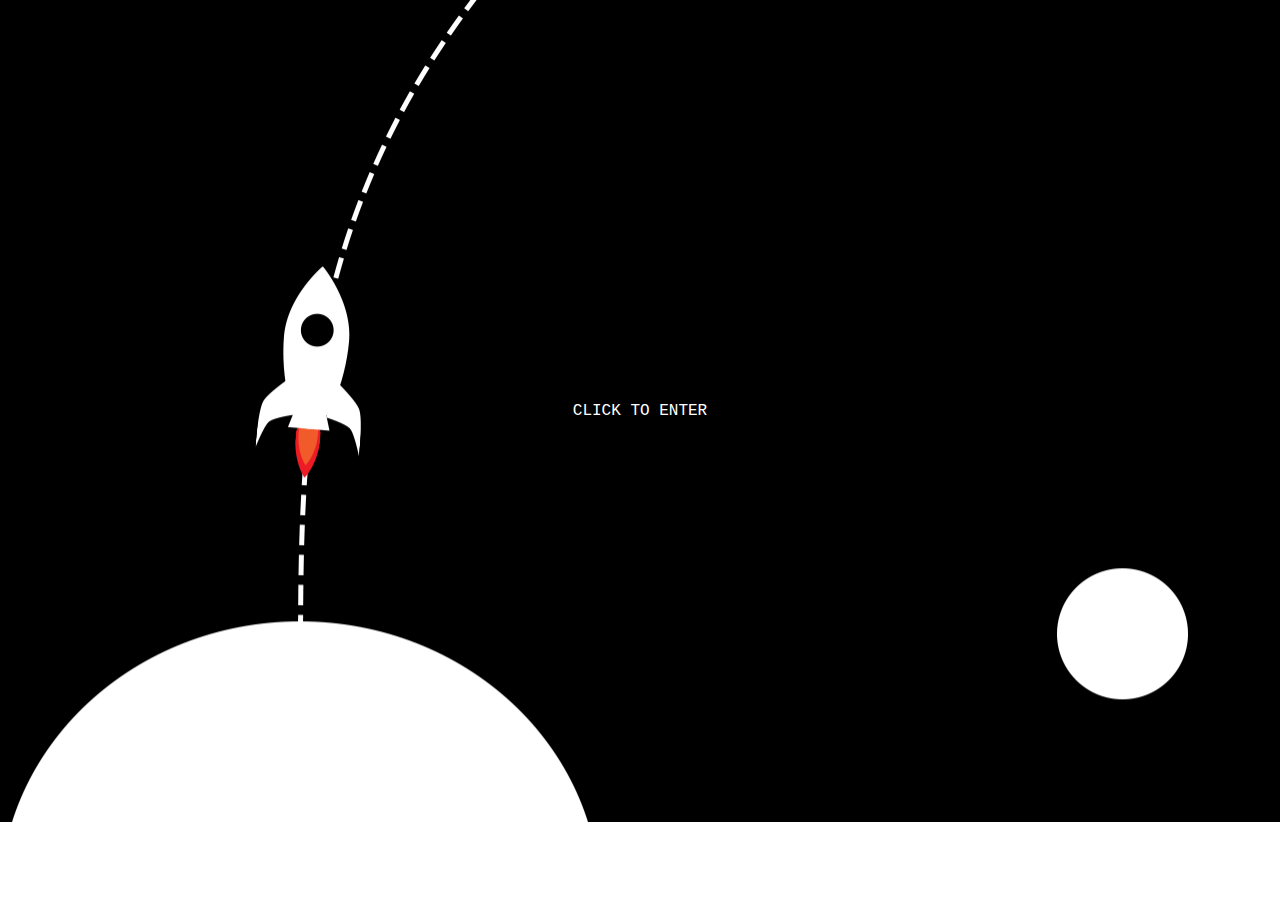
<file: index.html>
<!-- HTML -->

<!DOCTYPE html>
<html>
	<head>
		<title>New Frontier: A Blog About NFTs</title>

		<script src="https://cdnjs.cloudflare.com/ajax/libs/jquery/3.4.1/jquery.min.js" integrity="sha256-CSXorXvZcTkaix6Yvo6HppcZGetbYMGWSFlBw8HfCJo=" crossorigin="anonymous"></script> 
		<script src="js/main.js"></script>
		<link rel="stylesheet" type="text/css" href="css/normalize.css">
		<link rel="stylesheet" type="text/css" href="css/grid.css">
		<link rel="stylesheet" type="text/css" href="css/style.css">

		<meta name="description" content="New Frontier">
		<meta name="author" content="Jin Park">
		<meta name="viewport" content="width=device-width, initial-scale=1.0">

		<link rel="icon" type="images/png" href="http://example.com/myicon.png">

	</head>

	<body>

		<div id="wrapper">


			<div class="container">
				<div id="title" class="width-12-12 width-12-12-m">
					<li><a href="nft.html">Click to Enter</a></li>
				</div>
			</div>	
			
		</div>
		
	</body>

</html>
</file>
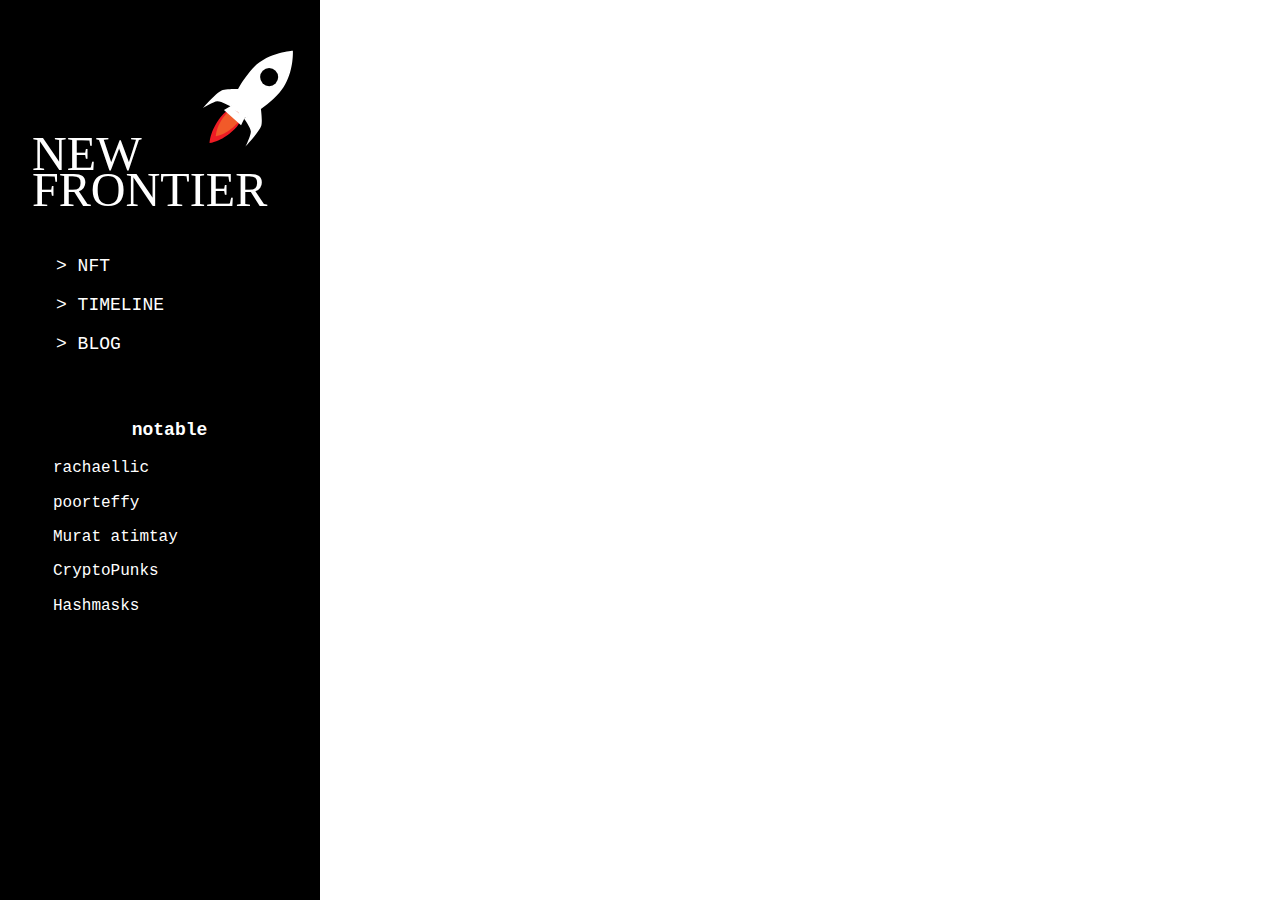
<file: blog.html>
<html>
	<head>
		<title>New Frontier: A Blog About NFTs</title>

		<script src="https://cdnjs.cloudflare.com/ajax/libs/jquery/3.4.1/jquery.min.js" integrity="sha256-CSXorXvZcTkaix6Yvo6HppcZGetbYMGWSFlBw8HfCJo=" crossorigin="anonymous"></script> 
		<script src="js/main.js"></script>
		<link rel="stylesheet" type="text/css" href="css/normalize.css">
		<link rel="stylesheet" type="text/css" href="css/grid.css">
		<link rel="stylesheet" type="text/css" href="css/style.css">

		<meta name="description" content="New Frontier">
		<meta name="author" content="Jin Park">
		<meta name="viewport" content="width=device-width, initial-scale=1.0">

		<link rel="icon" type="images/png" href="http://example.com/myicon.png">

	</head>

	<body>

		<div id="wrapper">
			<div id="sidebar" class="width-4-12 width-12-12-m">
				<div class="logo">
					<a href="index.html"><img src="images/frontierlogo.svg" alt="New Frontier Logo" /></a>
				</div>

				<div class="nav">
					<li><a href="nft.html">> NFT</a></li>
					<li><a href="timeline.html">> timeline</a></li>
					<li><a href="blog.html">> blog</a></li>
				</div>	

				<div class="notable">
					<h3>notable</h3>
					<li><a href="https://foundation.app/rachaellic">rachaellic</a></li>
					<li><a href="https://foundation.app/poorteffy">poorteffy</a></li>
					<li><a href="https://www.hicetnunc.xyz/tz/tz1NiZMo5Z7A7qA6LiH3GMB4gBVLhqJ8nTji">Murat atimtay</a></li>
					<li><a href="https://opensea.io/collection/cryptopunks">CryptoPunks</a></li>
					<li><a href="https://opensea.io/collection/hashmasks">Hashmasks</a></li>
				</div>	
			</div>

			<div id="content" class="width-8-12 width-12-12-m">
				
			</div>
		</div>

		
	</body>

</html>
</file>
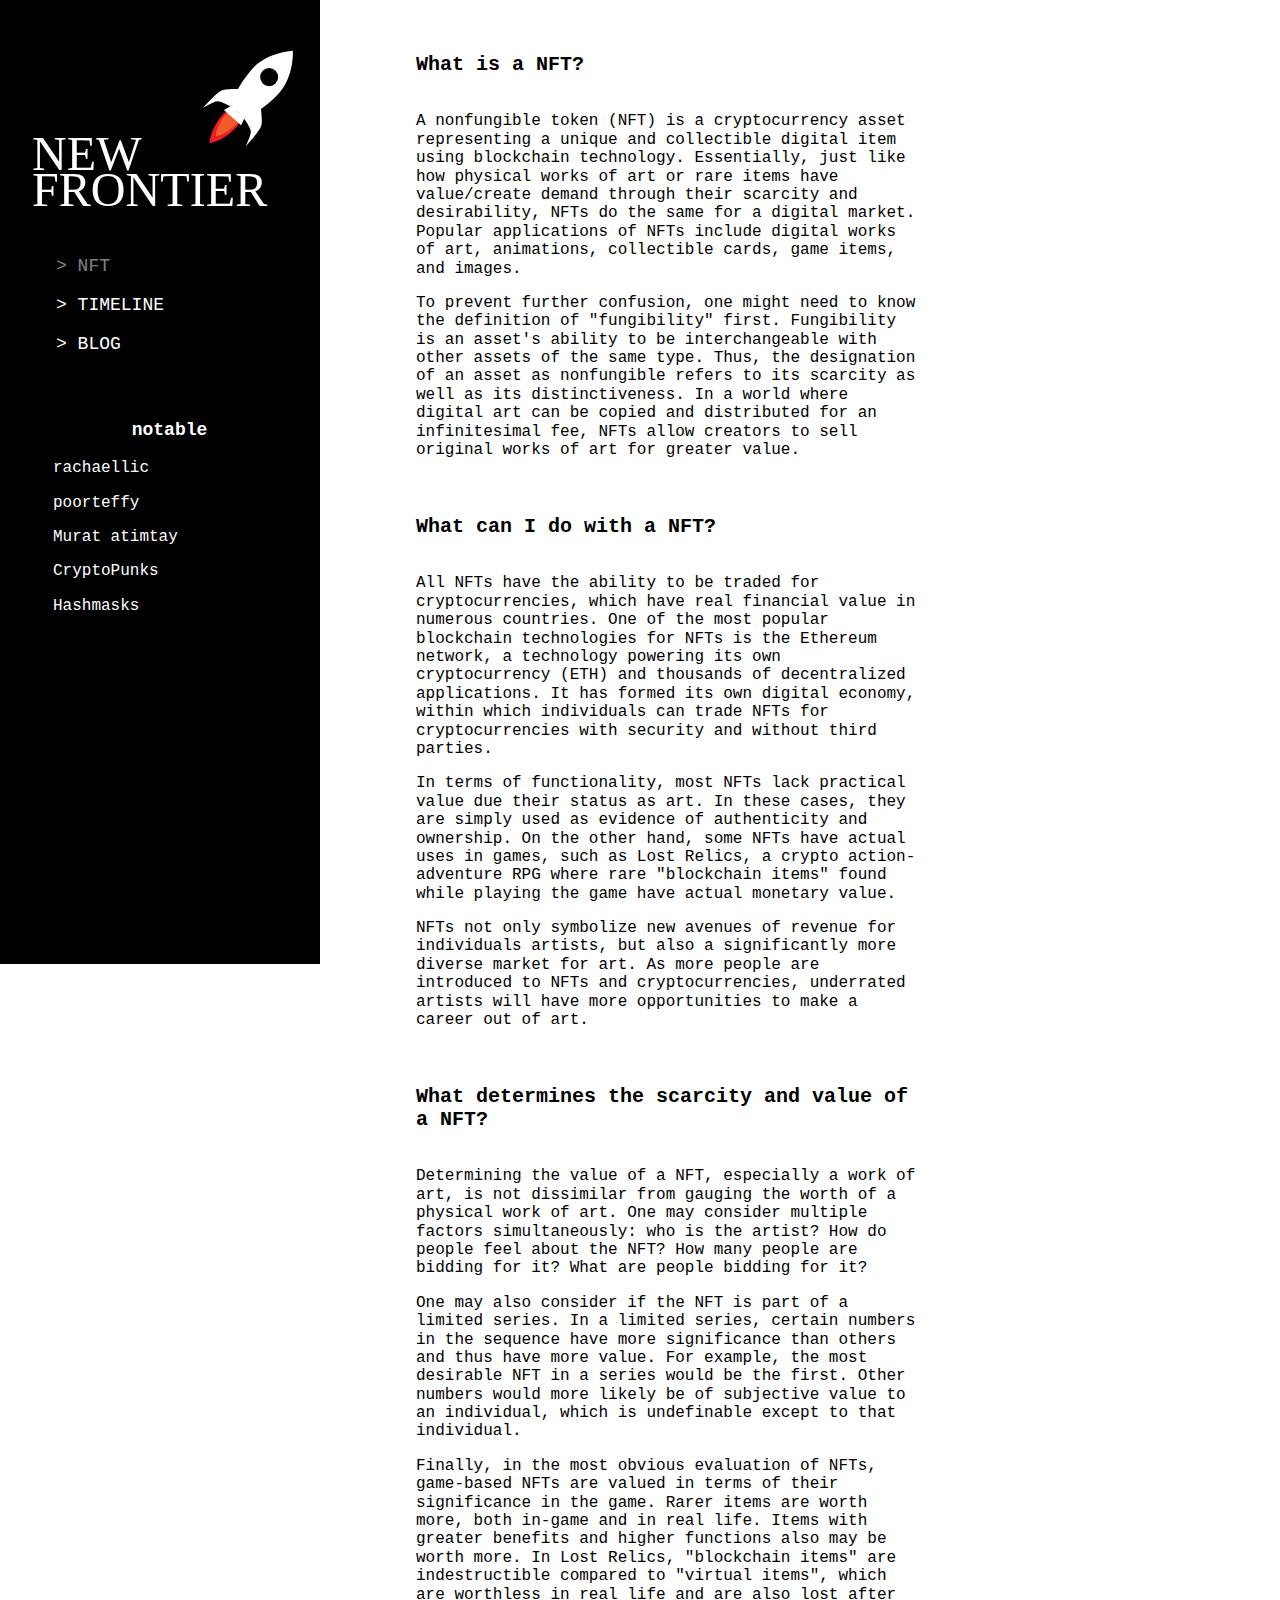
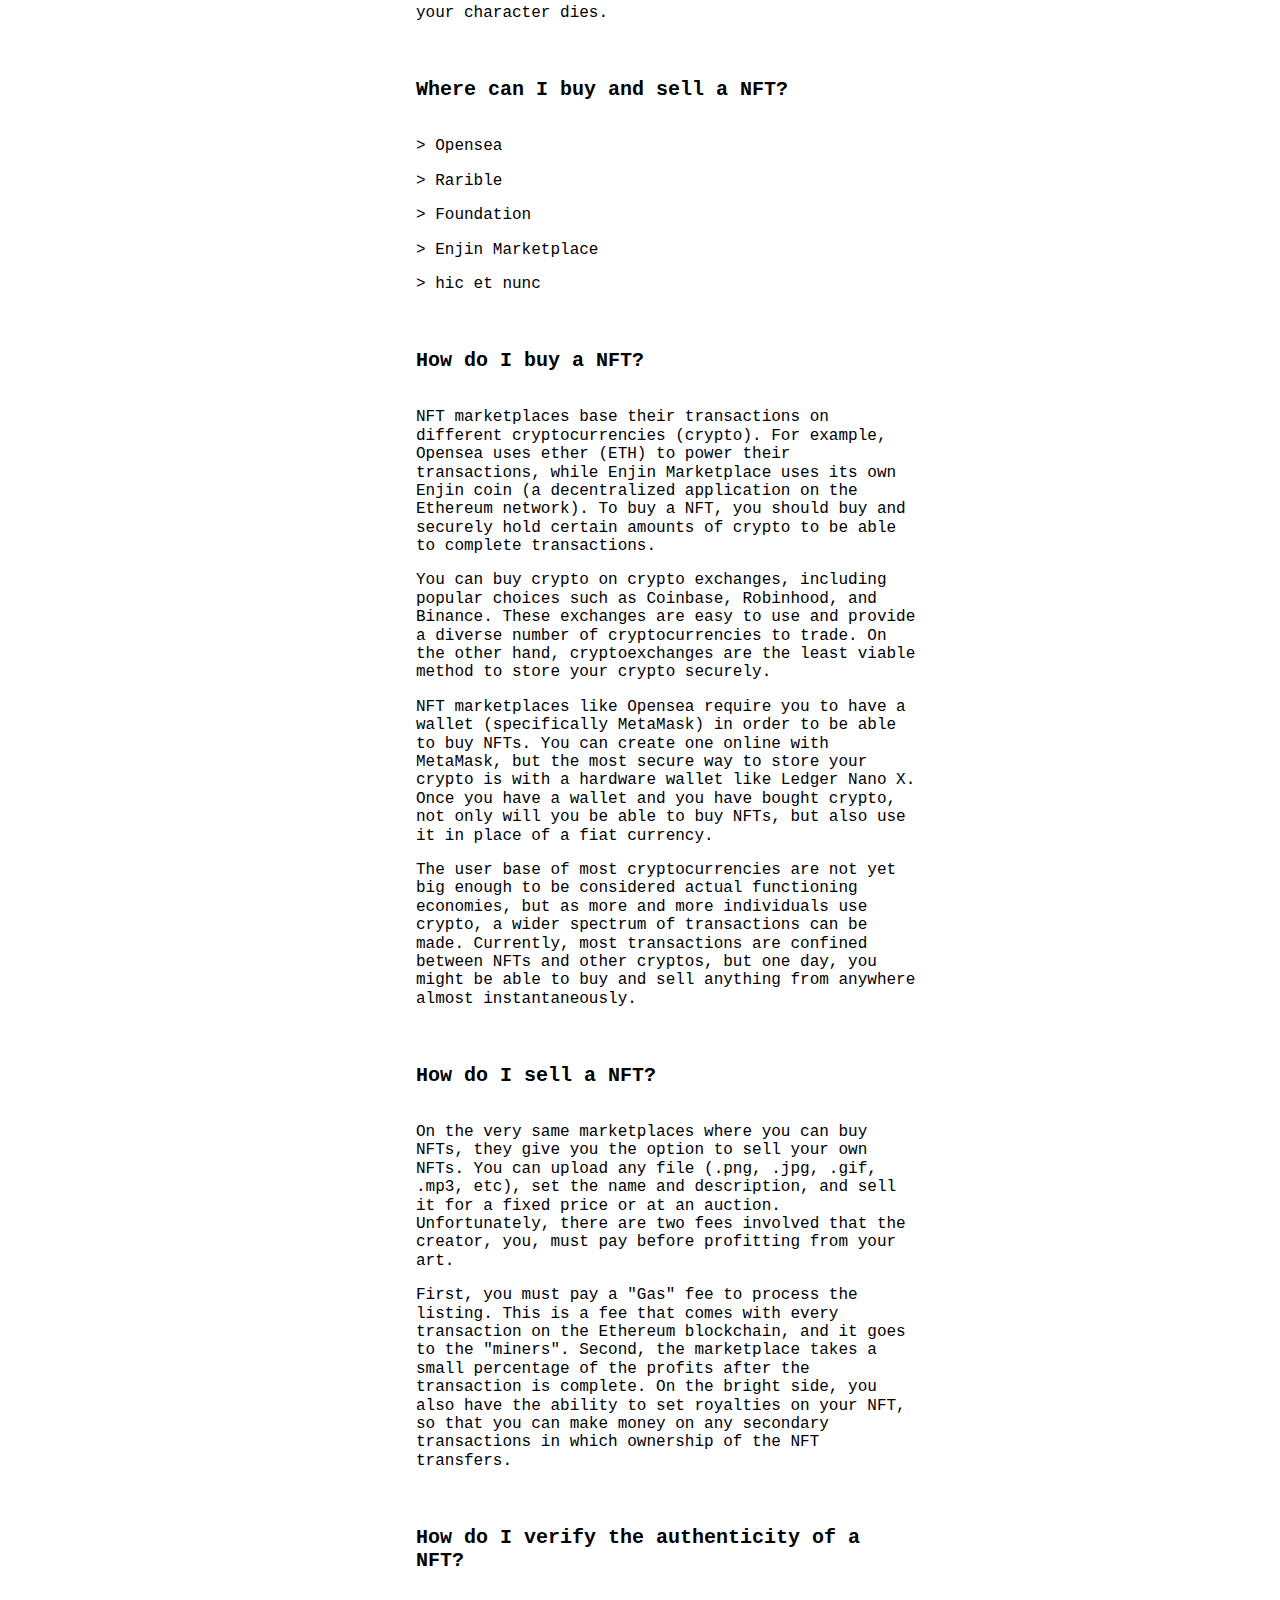
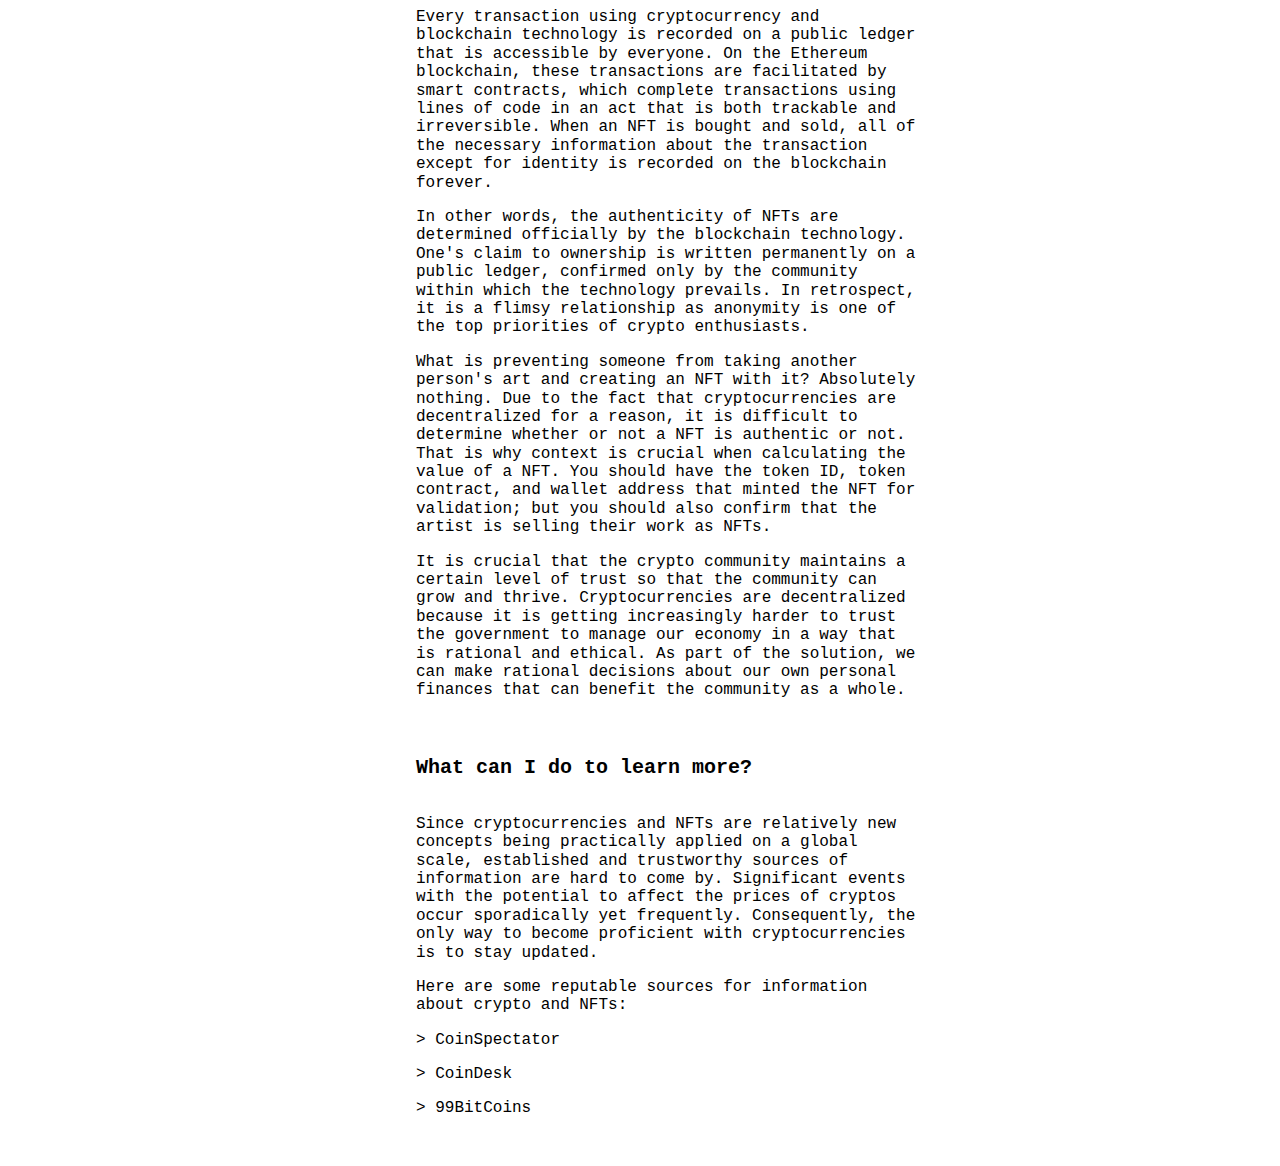
<file: nft.html>
<html>
	<head>
		<title>New Frontier: A Blog About NFTs</title>

		<script src="https://cdnjs.cloudflare.com/ajax/libs/jquery/3.4.1/jquery.min.js" integrity="sha256-CSXorXvZcTkaix6Yvo6HppcZGetbYMGWSFlBw8HfCJo=" crossorigin="anonymous"></script> 
		<script src="js/main.js"></script>
		<link rel="stylesheet" type="text/css" href="css/normalize.css">
		<link rel="stylesheet" type="text/css" href="css/grid.css">
		<link rel="stylesheet" type="text/css" href="css/style.css">

		<meta name="description" content="New Frontier">
		<meta name="author" content="Jin Park">
		<meta name="viewport" content="width=device-width, initial-scale=1.0">

		<link rel="icon" type="images/png" href="http://example.com/myicon.png">

	</head>

	<body>

		<div id="wrapper">
			<div id="sidebar" class="width-4-12 width-12-12-m">
				<div class="logo">
					<a href="index.html"><img src="images/frontierlogo.svg" alt="New Frontier Logo" /></a>
				</div>

				<div class="nav">
					<li><a class="disabled" href="nft.html">> NFT</a></li>
					<li><a href="timeline.html">> timeline</a></li>
					<li><a href="blog.html">> blog</a></li>
				</div>	

				<div class="notable">
					<h3>notable</h3>
					<li><a href="https://foundation.app/rachaellic">rachaellic</a></li>
					<li><a href="https://foundation.app/poorteffy">poorteffy</a></li>
					<li><a href="https://www.hicetnunc.xyz/tz/tz1NiZMo5Z7A7qA6LiH3GMB4gBVLhqJ8nTji">Murat atimtay</a></li>
					<li><a href="https://opensea.io/collection/cryptopunks">CryptoPunks</a></li>
					<li><a href="https://opensea.io/collection/hashmasks">Hashmasks</a></li>
				</div>	
			</div>

			<div id="content" class="width-8-12 width-12-12-m">
				<div class="about">
					<h1>What is a NFT?</h1>

					<p>A nonfungible token (NFT) is a cryptocurrency asset representing a unique and collectible digital item using blockchain technology. Essentially, just like how physical works of art or rare items have value/create demand through their scarcity and desirability, NFTs do the same for a digital market. Popular applications of NFTs include digital works of art, animations, collectible cards, game items, and images.</p>

					<p>To prevent further confusion, one might need to know the definition of "fungibility" first. Fungibility is an asset's ability to be interchangeable with other assets of the same type. Thus, the designation of an asset as nonfungible refers to its scarcity as well as its distinctiveness. In a world where digital art can be copied and distributed for an infinitesimal fee, NFTs allow creators to sell original works of art for greater value.</p>

					<h1>What can I do with a NFT?</h1>

					<p>All NFTs have the ability to be traded for cryptocurrencies, which have real financial value in numerous countries. One of the most popular blockchain technologies for NFTs is the Ethereum network, a technology powering its own cryptocurrency (ETH) and thousands of decentralized applications. It has formed its own digital economy, within which individuals can trade NFTs for cryptocurrencies with security and without third parties.</p>

					<p>In terms of functionality, most NFTs lack practical value due their status as art. In these cases, they are simply used as evidence of authenticity and ownership. On the other hand, some NFTs have actual uses in games, such as <a href="https://lostrelics.io/">Lost Relics</a>, a crypto action-adventure RPG where rare "blockchain items" found while playing the game have actual monetary value.</p>

					<p>NFTs not only symbolize new avenues of revenue for individuals artists, but also a significantly more diverse market for art. As more people are introduced to NFTs and cryptocurrencies, underrated artists will have more opportunities to make a career out of art.</p>

					<h1>What determines the scarcity and value of a NFT?</h1>

					<p>Determining the value of a NFT, especially a work of art, is not dissimilar from gauging the worth of a physical work of art. One may consider multiple factors simultaneously: who is the artist? How do people feel about the NFT? How many people are bidding for it? What are people bidding for it?</p>

					<p>One may also consider if the NFT is part of a limited series. In a limited series, certain numbers in the sequence have more significance than others and thus have more value. For example, the most desirable NFT in a series would be the first. Other numbers would more likely be of subjective value to an individual, which is undefinable except to that individual.</p>

					<p>Finally, in the most obvious evaluation of NFTs, game-based NFTs are valued in terms of their significance in the game. Rarer items are worth more, both in-game and in real life. Items with greater benefits and higher functions also may be worth more. In Lost Relics, "blockchain items" are indestructible compared to "virtual items", which are worthless in real life and are also lost after your character dies.</p>

					<h1>Where can I buy and sell a NFT?</h1>

					<p><a href="https://opensea.io/">> Opensea</a></p>
					<p><a href="https://rarible.com/">> Rarible</a></p>
					<p><a href="https://foundation.app/">> Foundation</a></p>
					<p><a href="https://enjin.io/software/marketplace">> Enjin Marketplace</a></p>
					<p><a href="https://www.hicetnunc.xyz/">> hic et nunc</a></p>

					<h1>How do I buy a NFT?</h1>

					<p>NFT marketplaces base their transactions on different cryptocurrencies (crypto). For example, Opensea uses ether (ETH) to power their transactions, while Enjin Marketplace uses its own Enjin coin (a decentralized application on the Ethereum network). To buy a NFT, you should buy and securely hold certain amounts of crypto to be able to complete transactions.</p>

					<p>You can buy crypto on crypto exchanges, including popular choices such as <a href="https://www.coinbase.com/">Coinbase</a>, <a href="https://robinhood.com/us/en/">Robinhood</a>, and <a href="https://www.binance.com/en">Binance</a>. These exchanges are easy to use and provide a diverse number of cryptocurrencies to trade. On the other hand, cryptoexchanges are the least viable method to store your crypto securely.</p>

					<p>NFT marketplaces like Opensea require you to have a wallet (specifically MetaMask) in order to be able to buy NFTs. You can create one online with <a href="https://metamask.io/">MetaMask</a>, but the most secure way to store your crypto is with a hardware wallet like <a href="https://shop.ledger.com/products/ledger-nano-x">Ledger Nano X</a>. Once you have a wallet and you have bought crypto, not only will you be able to buy NFTs, but also use it in place of a fiat currency.</p>

					<p>The user base of most cryptocurrencies are not yet big enough to be considered actual functioning economies, but as more and more individuals use crypto, a wider spectrum of transactions can be made. Currently, most transactions are confined between NFTs and other cryptos, but one day, you might be able to buy and sell anything from anywhere almost instantaneously.</p>

					<h1>How do I sell a NFT?</h1>

					<p>On the very same marketplaces where you can buy NFTs, they give you the option to sell your own NFTs. You can upload any file (.png, .jpg, .gif, .mp3, etc), set the name and description, and sell it for a fixed price or at an auction. Unfortunately, there are two fees involved that the creator, you, must pay before profitting from your art.</p>

					<p>First, you must pay a "Gas" fee to process the listing. This is a fee that comes with every transaction on the Ethereum blockchain, and it goes to the "miners". Second, the marketplace takes a small percentage of the profits after the transaction is complete. On the bright side, you also have the ability to set royalties on your NFT, so that you can make money on any secondary transactions in which ownership of the NFT transfers.</p>

					<h1>How do I verify the authenticity of a NFT?</h1>

					<p>Every transaction using cryptocurrency and blockchain technology is recorded on a public ledger that is accessible by everyone. On the Ethereum blockchain, these transactions are facilitated by smart contracts, which complete transactions using lines of code in an act that is both trackable and irreversible. When an NFT is bought and sold, all of the necessary information about the transaction except for identity is recorded on the blockchain forever.</p>

					<p>In other words, the authenticity of NFTs are determined officially by the blockchain technology. One's claim to ownership is written permanently on a public ledger, confirmed only by the community within which the technology prevails. In retrospect, it is a flimsy relationship as anonymity is one of the top priorities of crypto enthusiasts.</p>

					<p>What is preventing someone from taking another person's art and creating an NFT with it? Absolutely nothing. Due to the fact that cryptocurrencies are decentralized for a reason, it is difficult to determine whether or not a NFT is authentic or not. That is why context is crucial when calculating the value of a NFT. You should have the token ID, token contract, and wallet address that minted the NFT for validation; but you should also confirm that the artist is selling their work as NFTs.</p>

					<p>It is crucial that the crypto community maintains a certain level of trust so that the community can grow and thrive. Cryptocurrencies are decentralized because it is getting increasingly harder to trust the government to manage our economy in a way that is rational and ethical. As part of the solution, we can make rational decisions about our own personal finances that can benefit the community as a whole.</p>

					<h1>What can I do to learn more?</h1>

					<p>Since cryptocurrencies and NFTs are relatively new concepts being practically applied on a global scale, established and trustworthy sources of information are hard to come by. Significant events with the potential to affect the prices of cryptos occur sporadically yet frequently. Consequently, the only way to become proficient with cryptocurrencies is to stay updated.</p>

					<p>Here are some reputable sources for information about crypto and NFTs:</p>

					<p><a href="https://coinspectator.com/">> CoinSpectator</a></p>
					<p><a href="https://www.coindesk.com/">> CoinDesk</a></p>
					<p><a href="https://99bitcoins.com/">> 99BitCoins</a></p>

				</div>
			</div>
		</div>

		
	</body>

</html>
</file>
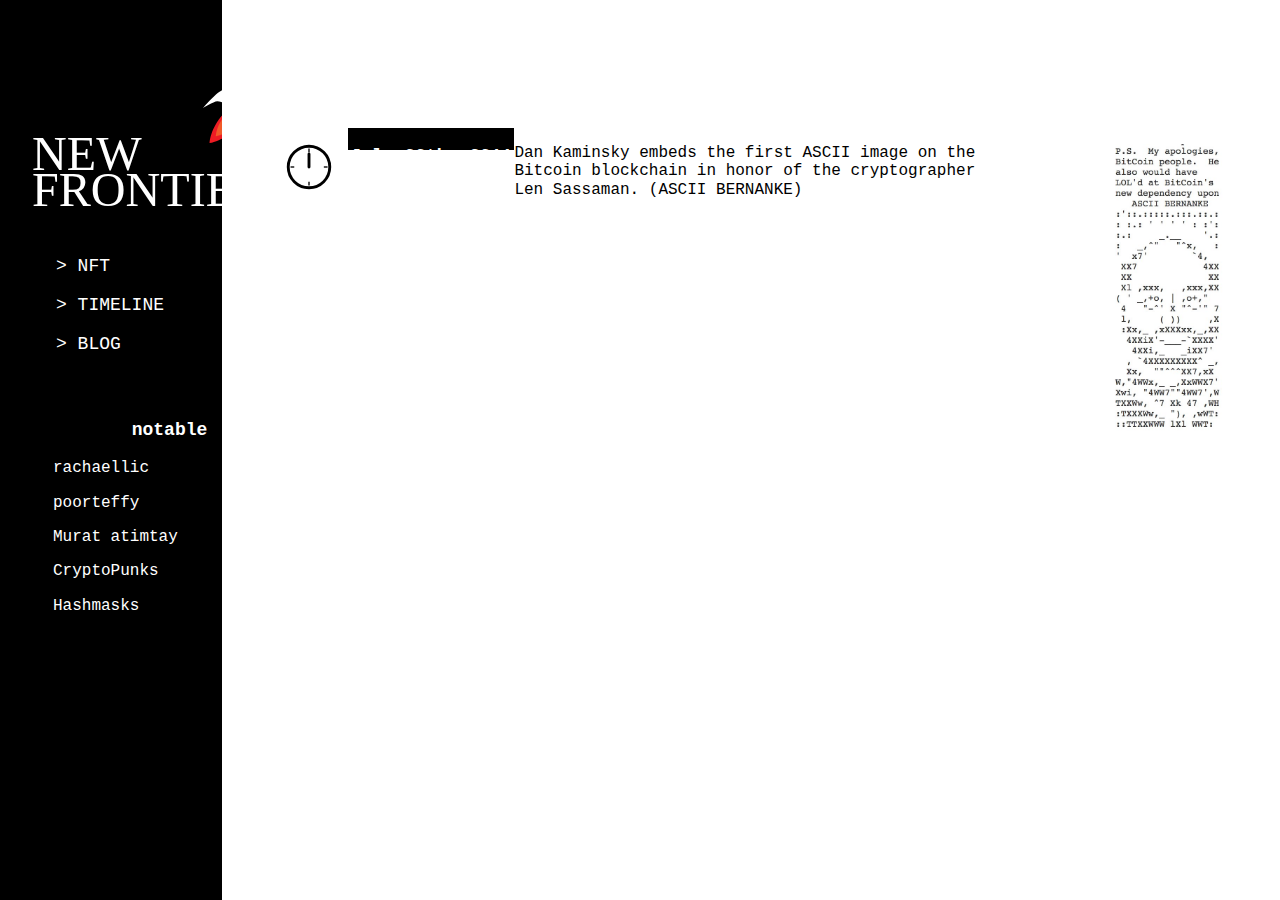
<file: timeline.html>
<html>
	<head>
		<title>New Frontier: A Blog About NFTs</title>

		<script src="https://cdnjs.cloudflare.com/ajax/libs/jquery/3.4.1/jquery.min.js" integrity="sha256-CSXorXvZcTkaix6Yvo6HppcZGetbYMGWSFlBw8HfCJo=" crossorigin="anonymous"></script> 
		<script src="js/main.js"></script>
		<link rel="stylesheet" type="text/css" href="css/normalize.css">
		<link rel="stylesheet" type="text/css" href="css/grid.css">
		<link rel="stylesheet" type="text/css" href="css/style.css">

		<meta name="description" content="New Frontier">
		<meta name="author" content="Jin Park">
		<meta name="viewport" content="width=device-width, initial-scale=1.0">

		<link rel="icon" type="images/png" href="http://example.com/myicon.png">

	</head>

	<body>

		<div id="wrapper">
			<div id="sidebar" class="width-4-12 width-12-12-m">
				<div class="logo">
					<a href="index.html"><img src="images/frontierlogo.svg" alt="New Frontier Logo" /></a>
				</div>

				<div class="nav">
					<li><a href="nft.html">> NFT</a></li>
					<li><a href="timeline.html">> timeline</a></li>
					<li><a href="blog.html">> blog</a></li>
				</div>	

				<div class="notable">
					<h3>notable</h3>
					<li><a href="https://foundation.app/rachaellic">rachaellic</a></li>
					<li><a href="https://foundation.app/poorteffy">poorteffy</a></li>
					<li><a href="https://www.hicetnunc.xyz/tz/tz1NiZMo5Z7A7qA6LiH3GMB4gBVLhqJ8nTji">Murat atimtay</a></li>
					<li><a href="https://opensea.io/collection/cryptopunks">CryptoPunks</a></li>
					<li><a href="https://opensea.io/collection/hashmasks">Hashmasks</a></li>
				</div>	
			</div>

			<div id="content" class="width-8-12 width-12-12-m">
				<div id="unit">
					<div class="clock">
						<img src="images/clock_12.svg" />
					</div>

					
						<div class="date">
							<h3>July 30th, 2011</h3>
						</div>

						<div class="info">
							<p>Dan Kaminsky embeds the first ASCII image on the Bitcoin blockchain in honor of the cryptographer Len Sassaman. (ASCII BERNANKE)</p>
						</div>
					

					<div class="image">
						<a href="https://twitter.com/nic__carter/status/932454921621901312"><img src="images/bernanke.jpg" alt="ASCII BERNANKE" /></a>
					</div>
				</div>
			</div>
		</div>

		
	</body>

</html>
</file>
<file: css/grid.css>
/* G R I D */

.grid {
  display: grid;
  grid-template-columns: repeat(12, 1fr);
  grid-gap: 1rem;
}

.grid div {
  /*background-color:rgba(0,0,0,0.04);*/
}

/* H E I G H T */

.height-2 {
	grid-row: span 2;
}

.height-3 {
	grid-row: span 3;
}

/* M O B I L E */

.width-1-12-m {
  grid-column: span 1;
}

.width-2-12-m {
  grid-column: span 2;
}

.width-3-12-m {
  grid-column: span 3;
}

.width-4-12-m {
  grid-column: span 4;
}

.width-5-12-m {
  grid-column: span 5;
}

.width-6-12-m {
  grid-column: span 6;
}

.width-7-12-m {
  grid-column: span 7;
}

.width-8-12-m {
  grid-column: span 8;
}

.width-9-12-m {
  grid-column: span 9;
}

.width-10-12-m {
  grid-column: span 10;
}

.width-11-12-m {
  grid-column: span 11;
}

.width-12-12-m {
  grid-column: span 12;
}

/* D E S K T O P / L A P T O P */

@media (min-width: 700px) {

  .grid {
    grid-gap: 2rem;
  }

  .width-1-12 {
    grid-column: span 1;
  }

  .width-2-12 {
    grid-column: span 2;
  }

  .width-3-12 {
    grid-column: span 3;
  }

  .width-4-12 {
    grid-column: span 4;
  }

  .width-5-12 {
    grid-column: span 5;
  }

  .width-6-12 {
    grid-column: span 6;
  }

  .width-7-12 {
    grid-column: span 7;
  }

  .width-8-12 {
    grid-column: span 8;
  }

  .width-9-12 {
    grid-column: span 9;
  }

  .width-10-12 {
    grid-column: span 10;
  }

  .width-11-12 {
    grid-column: span 11;
  }

  .width-12-12 {
    grid-column: span 12;
  }

}
</file>
<file: css/style.css>
/*stylesheet*/
body {
	margin: 0;
	background: white;
	color: black;
	font-family: 'Courier New', serif;
	font-weight: 400;
}

h1 {
	font-size: 20px;
}

h2 {
	font-size: 24px;
}

h3 {
	font-size: 18px;
}

p {
	font-size: 16px;
}

a {
	color: black;
	text-decoration: none;
}

a:hover {
	color: white;
	background-color: black;
}

.disabled {
	color: currentColor;
	cursor: not-allowed;
	opacity: 0.5;
	text-decoration: none;
	pointer-events: none;
}
#wrapper {
	margin: 0 auto;
	max-width: 1440px;
	display: table;
	width: 100%;
	height: 100%;
}

.container {
	width: 100%;
	height: auto;
}

#title {
	background-image: url("../images/liftoff.gif");
	background-repeat: no-repeat;
	display: flex;
	align-items: center;
	padding: 25.1em;
	justify-content: center;
}

#title li {
	text-align: center;
	position: relative;
}

#title a {
	color: white;
	text-decoration: none;
	text-transform: uppercase;
}

#title a:hover {
	background-color: white;
	color: black;
	padding: 0.5em;
}

#sidebar {
	background: black;
	display: table-cell;
	width: 25%;
	vertical-align: top;
	position: fixed;
	padding: 2em;
	max-width: 275px;
	height: 100%;
}

#sidebar .logo img {
	width: 100%;
	height: auto;
	margin-top: 1em;
}

.nav {
	margin-top: 3em;
	margin-bottom: 3em;
}

.nav li {
	text-align: left;
	position: relative;
	padding-bottom: 1em;
	font-size: 18px;
}

.nav a {
	color: white;
	text-decoration: none;
	text-transform: uppercase;
}

.nav a:hover {
	background-color: white;
	color: black;
	padding: 0.2em;
}

.notable h3{
	color: white;
	text-align: center;
}

.notable li {
	text-align: left;
	position: relative;
	padding-bottom: 1em;
	font-size: 16px;
}

.notable a {
	color: white;
	text-decoration: none;
}

.notable a:hover {
	color: black;
	background-color: white;
}

#content {
	background: white;
	position: relative;
	color: black;
	display: table-cell;
	width: 75%;
	vertical-align: top;
	padding-left: 0em;
}

.about {
	padding-bottom: 2em;
	margin-left: 6em;
}

.about h1{
	max-width: 500px;
	padding-bottom: 1em;
	padding-top: 2em;
}

.about p{
	max-width: 500px;
}

#unit {
	max-height: 300px;
	margin-top: 8em;
	margin-bottom: 8em;
	padding-left: 4em;
	display: flex;
}

.clock {
	margin-top: 1em;
	margin-right: 1em;
	width: 5%;
	height: 5%;
}

.date {
	min-width: 166px;
	height: 22px;
	background: black;
	color: white;
	text-align: center;
	justify-content: center;
}

.info {
	width: 500px;
}

.image {
	width: 200px;
	height: 200px;
	margin-left: 7em;
	margin-top: 1em;
}

.image img {
	width: 100%;
	height: auto;
}

.image a {
	background: none;
}
.image a:hover {
	opacity: 0.5;
	padding-bottom: 0;
}

.post {
	margin-bottom: 4em;
	margin-left: 6em;
	margin-top: 3em;
	border-bottom: 1px solid #000000;
	max-width: 900px;
}

.post p{
	max-width: 500px;
}
</file>
